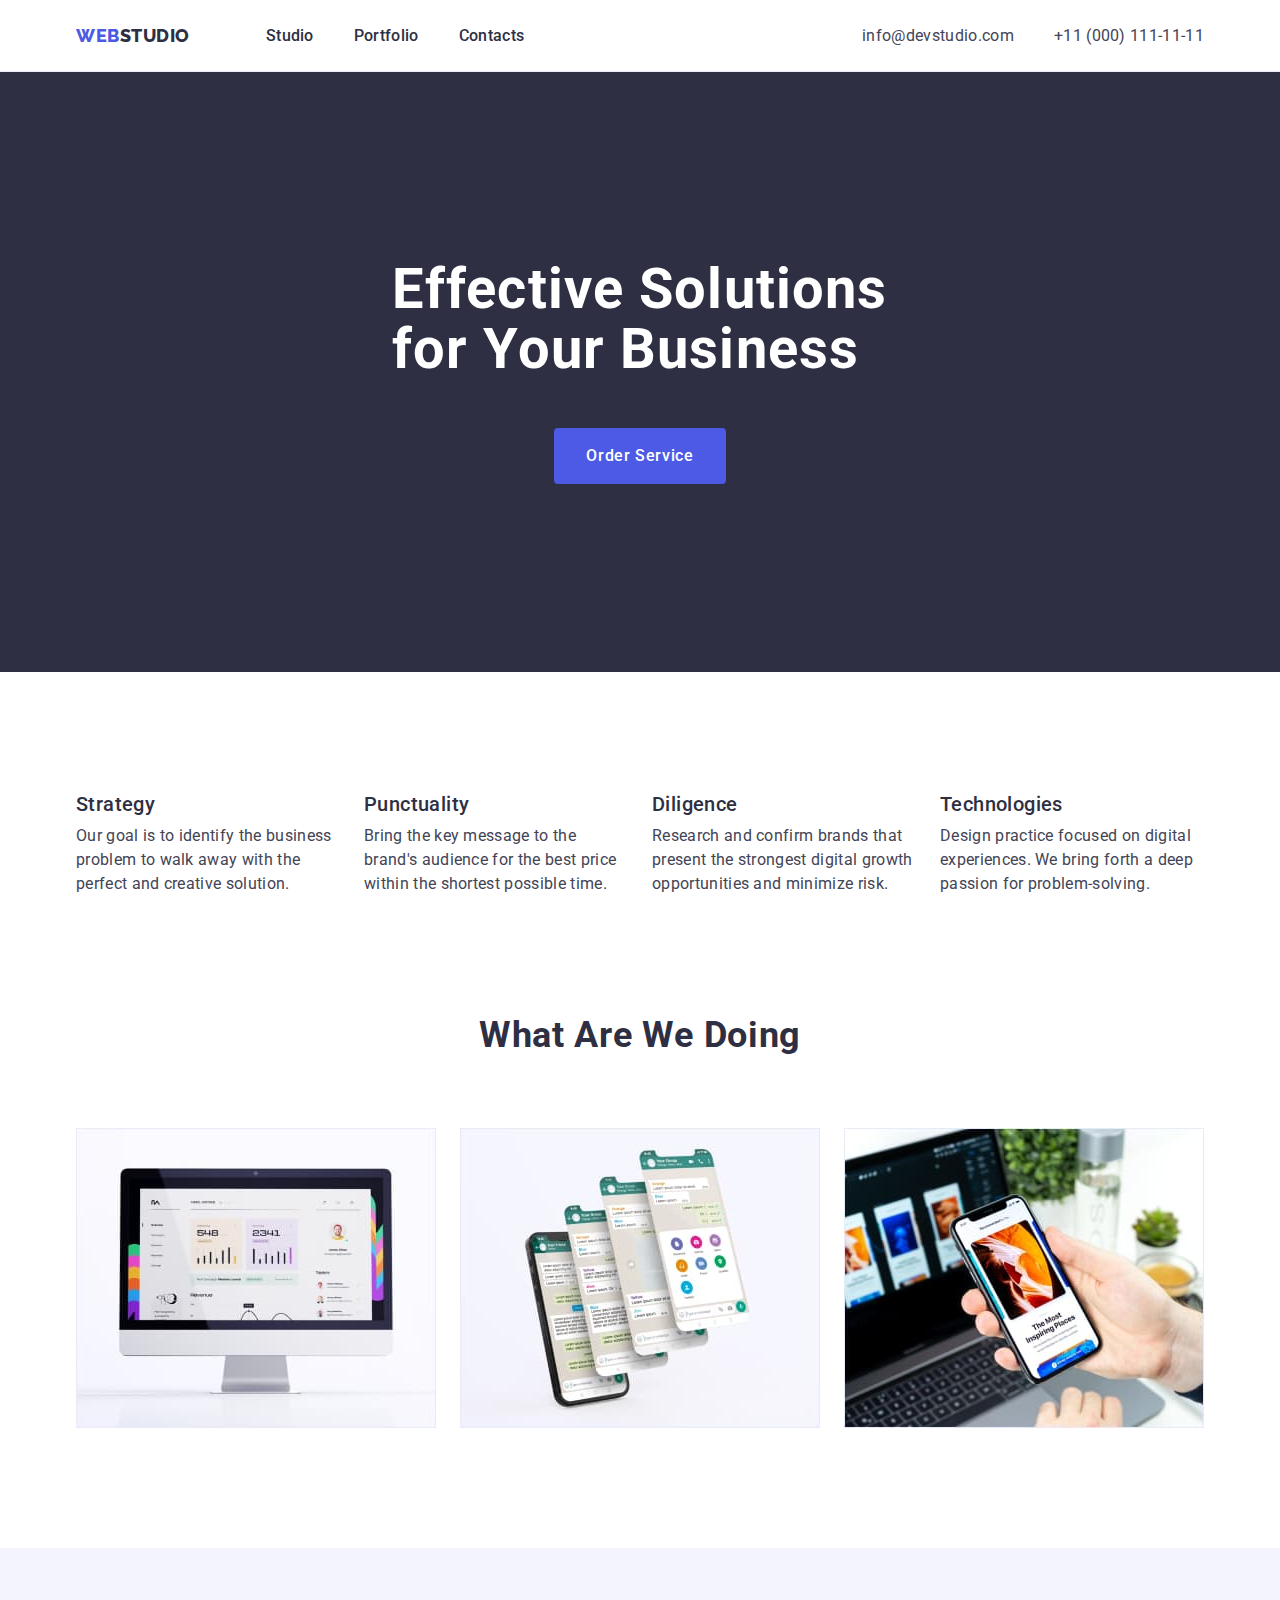
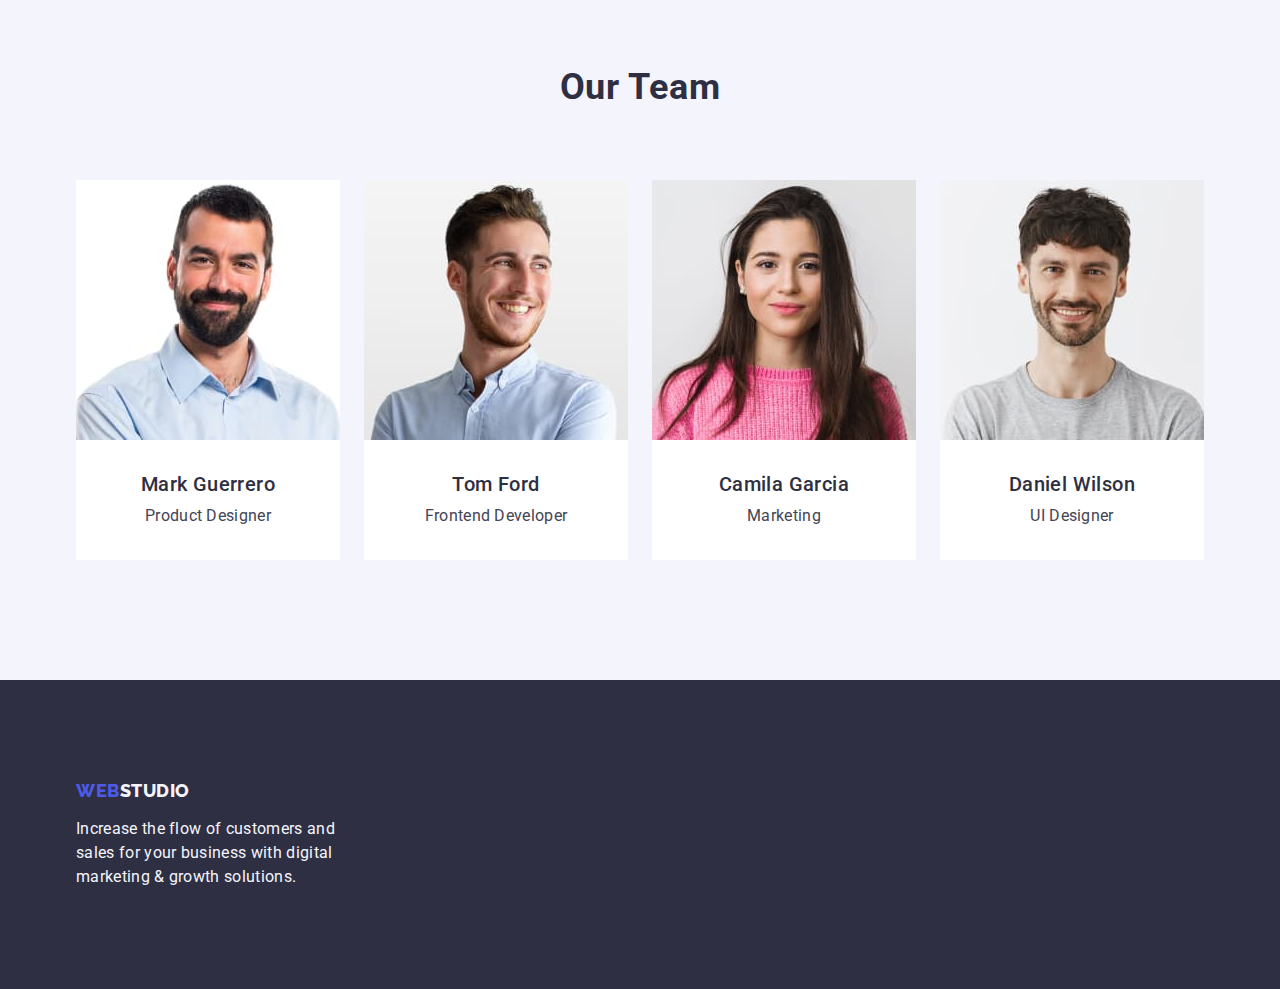
<file: index.html>
<!DOCTYPE html>
<html lang="en">
  <head>
    <meta charset="UTF-8" />
    <meta http-equiv="X-UA-Compatible" content="IE=edge" />
    <meta name="viewport" content="width=device-width, initial-scale=1.0" />
    <title>Studio</title>
    <link rel="preconnect" href="https://fonts.googleapis.com" />
    <link rel="preconnect" href="https://fonts.gstatic.com" crossorigin />
    <link
      href="https://fonts.googleapis.com/css2?family=Raleway:wght@800&family=Roboto:wght@400;500;700;900&display=swap"
      rel="stylesheet"
    />
    <link
      rel="stylesheet"
      href="https://cdn.jsdelivr.net/npm/modern-normalize@1.1.0/modern-normalize.min.css"
    />
    <link rel="stylesheet" href="./css/styles.css" />
  </head>
  <body>
    <!-- Header-->
    <header class="page-header">
      <div class="container page-header-container">
        <nav class="page-nav">
          <a class="logo-header link" href="./index.html"
            >Web<span class="accent-logo-header">Studio</span></a
          >
          <ul class="menu list">
            <li class="menu-item">
              <a class="menu-link link" href="./index.html">Studio</a>
            </li>
            <li class="menu-item">
              <a class="menu-link link" href="./portfolio.html">Portfolio</a>
            </li>
            <li class="menu-item">
              <a class="menu-link link" href="">Contacts</a>
            </li>
          </ul>
        </nav>
        <address class="contact-us list">
          <ul class="address-list list">
            <li>
              <a class="contact-us-link link" href="mailto:info@devstudio.com">
                info@devstudio.com</a
              >
            </li>
            <li>
              <a class="contact-us-link link" href="tel:+110001111111">
                +11 (000) 111-11-11</a
              >
            </li>
          </ul>
        </address>
      </div>
    </header>
    <main>
      <!--Hero-->
      <section class="hero">
        <div class="container hero-content">
          <h1 class="hero-title">Effective Solutions for Your Business</h1>
          <button class="button-primary" type="button">Order Service</button>
        </div>
      </section>
      <!--Features-->
      <section class="section">
        <div class="container">
          <h2 class="visually-hidden">Features</h2>
          <ul class="features-list list">
            <li class="feature-content">
              <h3 class="subtitle">Strategy</h3>
              <p class="section-description">
                Our goal is to identify the business problem to walk away with
                the perfect and creative solution.
              </p>
            </li>
            <li class="feature-content">
              <h3 class="subtitle">Punctuality</h3>
              <p class="section-description">
                Bring the key message to the brand's audience for the best price
                within the shortest possible time.
              </p>
            </li>
            <li class="feature-content">
              <h3 class="subtitle">Diligence</h3>
              <p class="section-description">
                Research and confirm brands that present the strongest digital
                growth opportunities and minimize risk.
              </p>
            </li>
            <li class="feature-content">
              <h3 class="subtitle">Technologies</h3>
              <p class="section-description">
                Design practice focused on digital experiences. We bring forth a
                deep passion for problem-solving.
              </p>
            </li>
          </ul>
        </div>
      </section>
      <!--What are we doing-->
      <section class="section work">
        <div class="container">
          <h2 class="section-title">What are we doing</h2>
          <ul class="examples-content list">
            <li class="pictures">
              <img
                src="./images/img1.jpg"
                alt="personal computer"
                width="360"
              />
            </li>
            <li class="pictures">
              <img src="./images/img2.jpg" alt="mobile phone" width="360" />
            </li>
            <li class="pictures">
              <img
                src="./images/img3.jpg"
                alt="mobile and laptop"
                width="360"
              />
            </li>
          </ul>
        </div>
      </section>
      <!--Our team-->
      <section class="our-team section">
        <div class="container">
          <h2 class="section-title">Our Team</h2>
          <ul class="employees list">
            <li class="content">
              <img
                src="./images/mark-guerrero.jpg"
                alt="Mark Guerrero"
                width="264"
              />
              <div class="employees-wrapper">
                <h3 class="subtitle name-surname">Mark Guerrero</h3>
                <p class="section-description position">Product Designer</p>
              </div>
            </li>

            <li class="content">
              <img src="./images/tom-ford.jpg" alt="Tom Ford" width="264" />
              <div class="employees-wrapper">
                <h3 class="subtitle name-surname">Tom Ford</h3>
                <p class="section-description position">Frontend Developer</p>
              </div>
            </li>

            <li class="content">
              <img
                src="./images/camila-garcia.jpg"
                alt="Camila Garciao"
                width="264"
              />
              <div class="employees-wrapper">
                <h3 class="subtitle name-surname">Camila Garcia</h3>
                <p class="section-description position">Marketing</p>
              </div>
            </li>

            <li class="content">
              <img
                src="./images/daniel-wilson.jpg"
                alt="Daniel Wilson"
                width="264"
              />
              <div class="employees-wrapper">
                <h3 class="subtitle name-surname">Daniel Wilson</h3>
                <p class="section-description position">UI Designer</p>
              </div>
            </li>
          </ul>
        </div>
      </section>
    </main>

    <!--Footer-->
    <footer class="footer">
      <div class="container">
        <a class="logo-footer link" href="./index.html"
          >Web<span class="accent-logo-footer">Studio</span></a
        >
        <p class="footer-description">
          Increase the flow of customers and sales for your business with
          digital marketing & growth solutions.
        </p>
      </div>
    </footer>
  </body>
</html>
</file>
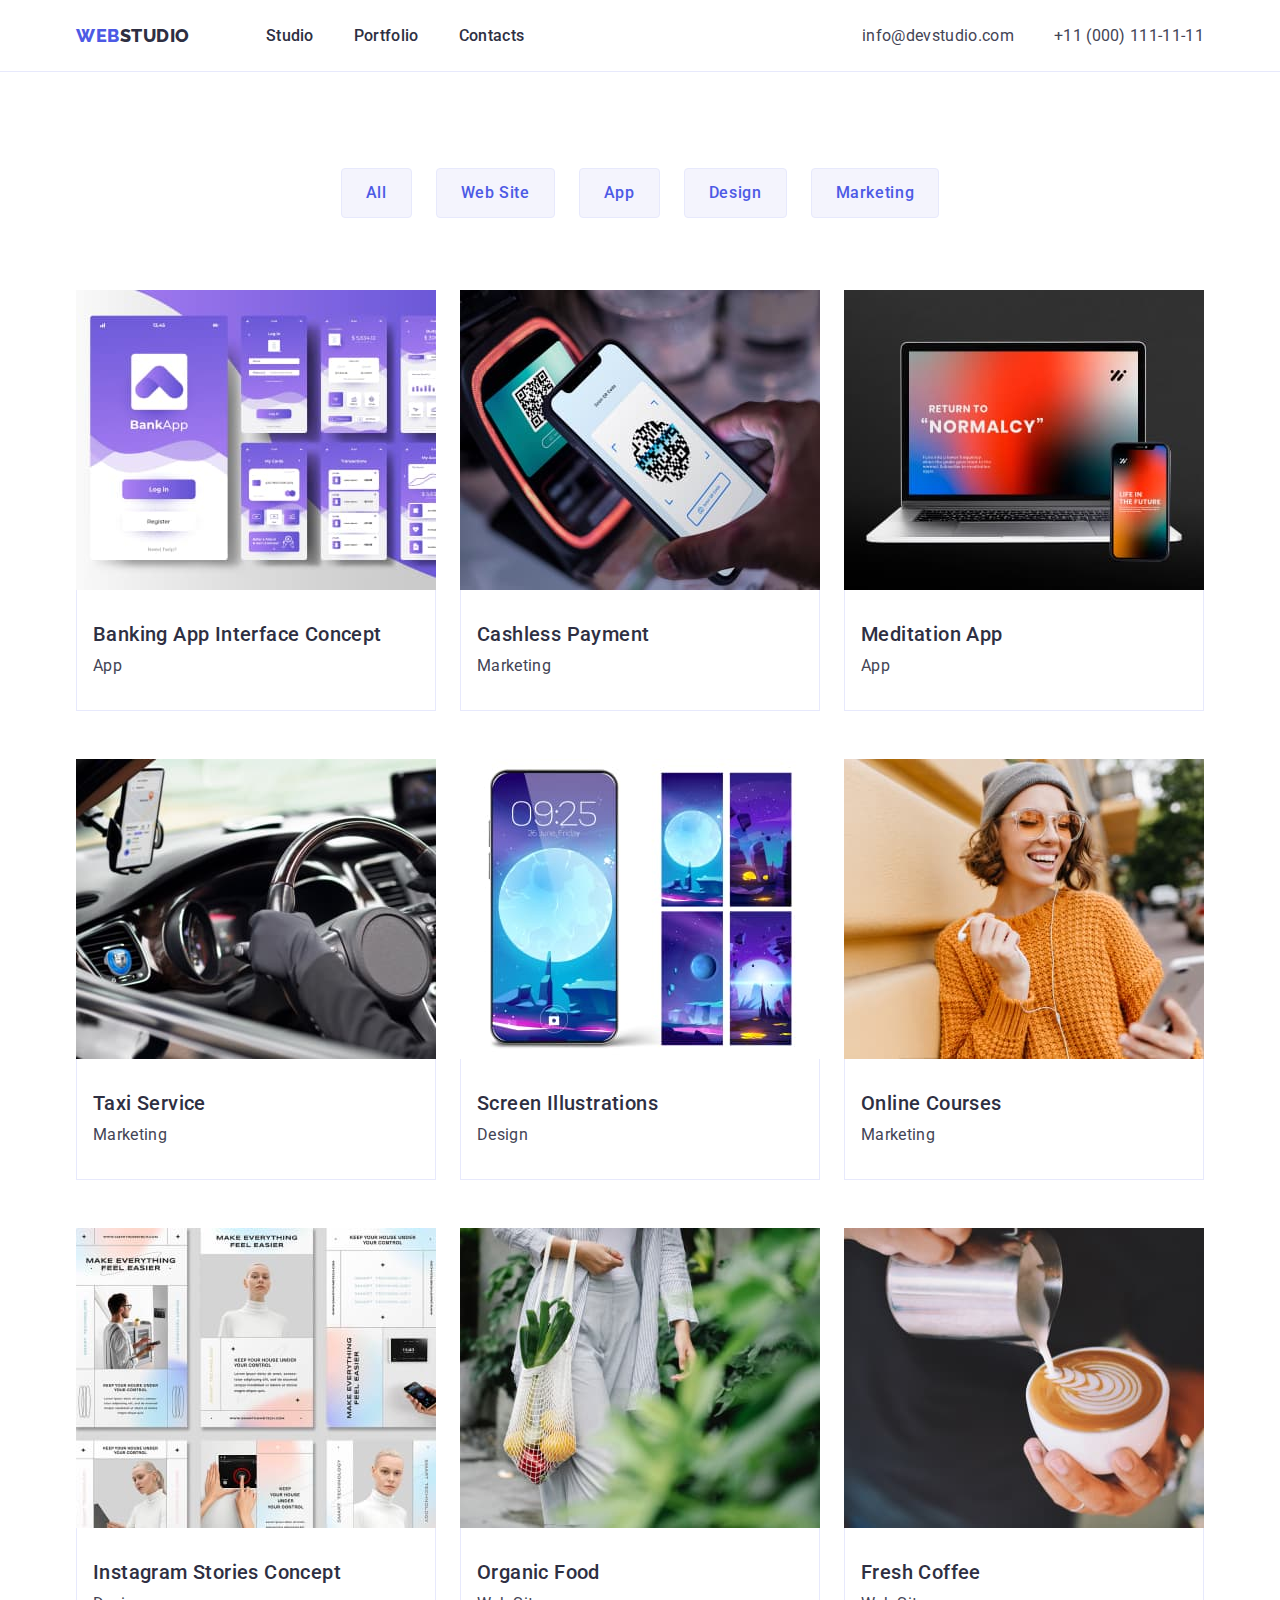
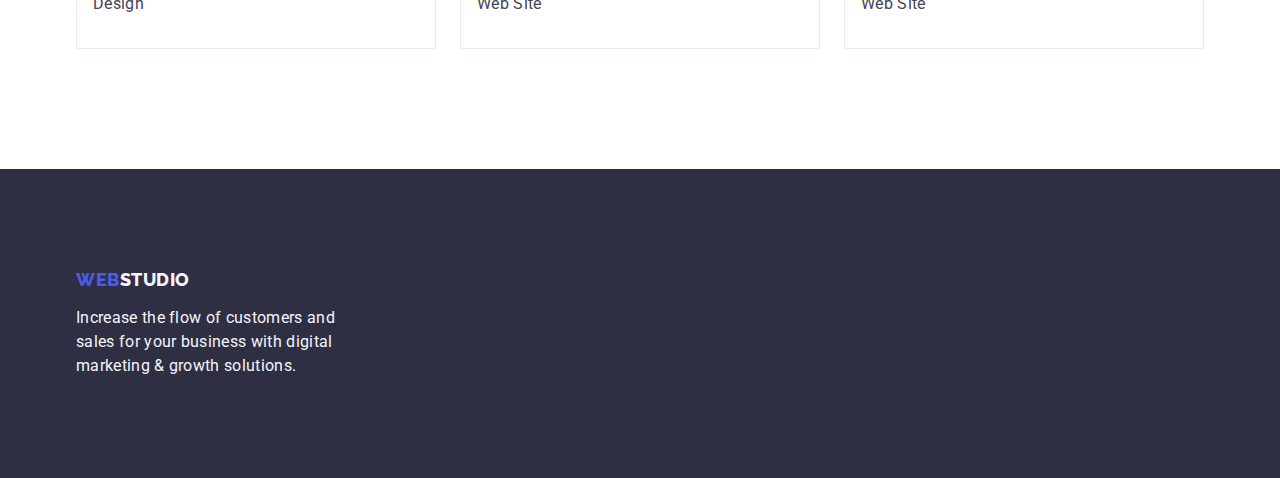
<file: portfolio.html>
<!DOCTYPE html>
<html lang="en">
  <head>
    <meta charset="UTF-8" />
    <meta http-equiv="X-UA-Compatible" content="IE=edge" />
    <meta name="viewport" content="width=device-width, initial-scale=1.0" />
    <title>Portfolio</title>
    <link rel="preconnect" href="https://fonts.googleapis.com" />
    <link rel="preconnect" href="https://fonts.gstatic.com" crossorigin />
    <link
      href="https://fonts.googleapis.com/css2?family=Raleway:wght@800&family=Roboto:wght@400;500;700;900&display=swap"
      rel="stylesheet"
    />
    <link
      rel="stylesheet"
      href="https://cdn.jsdelivr.net/npm/modern-normalize@1.1.0/modern-normalize.min.css"
    />
    <link rel="stylesheet" href="./css/styles.css" />
  </head>
  <body>
    <!-- Head of site-->
    <header class="page-header">
      <div class="container page-header-container">
        <nav class="page-nav">
          <a class="logo-header link" href="./index.html"
            >Web<span class="accent-logo-header">Studio</span></a
          >
          <ul class="menu list">
            <li class="menu-item">
              <a class="menu-link link" href="./index.html">Studio</a>
            </li>
            <li class="menu-item">
              <a class="menu-link link" href="./portfolio.html">Portfolio</a>
            </li>
            <li class="menu-item">
              <a class="menu-link link" href="">Contacts</a>
            </li>
          </ul>
        </nav>
        <address class="contact-us list">
          <ul class="address-list list">
            <li>
              <a class="contact-us-link link" href="mailto:info@devstudio.com">
                info@devstudio.com</a
              >
            </li>
            <li>
              <a class="contact-us-link link" href="tel:+110001111111">
                +11 (000) 111-11-11</a
              >
            </li>
          </ul>
        </address>
      </div>
    </header>
    <main>
      <!-- Top line buttons -->
      <section class="section-portfolio">
        <div class="container">
          <h1 class="visually-hidden">Our jobs</h1>
          <ul class="top-line-buttons list">
            <li><button class="button-secondary" type="button">All</button></li>
            <li>
              <button class="button-secondary" type="button">Web Site</button>
            </li>
            <li><button class="button-secondary" type="button">App</button></li>
            <li>
              <button class="button-secondary" type="button">Design</button>
            </li>
            <li>
              <button class="button-secondary" type="button">Marketing</button>
            </li>
          </ul>

          <!-- Our jobs -->

          <ul class="our-jobs list">
            <li class="our-jobs-content">
              <a class="link">
                <img
                  src="./images/banking-app.jpg"
                  alt="Banking application"
                  width="360"
                />
                <div class="our-jobs-wrapper">
                  <h2 class="subtitle">Banking App Interface Concept</h2>
                  <p class="section-description">App</p>
                </div>
              </a>
            </li>

            <li class="our-jobs-content">
              <a class="link">
                <img
                  src="./images/cashless-payment.jpg"
                  alt="Payment via qr-code"
                  width="360"
                />
                <div class="our-jobs-wrapper">
                  <h2 class="subtitle">Cashless Payment</h2>
                  <p class="section-description">Marketing</p>
                </div>
              </a>
            </li>

            <li class="our-jobs-content">
              <a class="link">
                <img
                  src="./images/meditation-app.jpg"
                  alt="Laptop and phone"
                  width="360"
                />
                <div class="our-jobs-wrapper">
                  <h2 class="subtitle">Meditation App</h2>
                  <p class="section-description">App</p>
                </div>
              </a>
            </li>

            <li class="our-jobs-content">
              <a class="link">
                <img
                  src="./images/taxi-service.jpg"
                  alt="Hands on wheel and phone"
                  width="360"
                />
                <div class="our-jobs-wrapper">
                  <h2 class="subtitle">Taxi Service</h2>
                  <p class="section-description">Marketing</p>
                </div>
              </a>
            </li>

            <li class="our-jobs-content">
              <a class="link">
                <img
                  src="./images/screen-illustrations.jpg"
                  alt="Phone with screen wallpapers"
                  width="360"
                />
                <div class="our-jobs-wrapper">
                  <h2 class="subtitle">Screen Illustrations</h2>
                  <p class="section-description">Design</p>
                </div>
              </a>
            </li>

            <li class="our-jobs-content">
              <a class="link">
                <img
                  src="./images/online-courses.jpg"
                  alt="Girl with phone"
                  width="360"
                />
                <div class="our-jobs-wrapper">
                  <h2 class="subtitle">Online Courses</h2>
                  <p class="section-description">Marketing</p>
                </div>
              </a>
            </li>

            <li class="our-jobs-content">
              <a class="link">
                <img
                  src="./images/instagram-stories.jpg"
                  alt="Examples of stories design"
                  width="360"
                />
                <div class="our-jobs-wrapper">
                  <h2 class="subtitle">Instagram Stories Concept</h2>
                  <p class="section-description">Design</p>
                </div>
              </a>
            </li>

            <li class="our-jobs-content">
              <a class="link">
                <img
                  src="./images/organic-food.jpg"
                  alt="Girl with food in bag"
                  width="360"
                />
                <div class="our-jobs-wrapper">
                  <h2 class="subtitle">Organic Food</h2>
                  <p class="section-description">Web Site</p>
                </div>
              </a>
            </li>

            <li class="our-jobs-content">
              <a class="link">
                <img
                  src="./images/fresh-coffee.jpg"
                  alt="Cup of coffee"
                  width="360"
                />
                <div class="our-jobs-wrapper">
                  <h2 class="subtitle">Fresh Coffee</h2>
                  <p class="section-description">Web Site</p>
                </div>
              </a>
            </li>
          </ul>
        </div>
      </section>
    </main>

    <!--Footer-->
    <footer class="footer">
      <div class="container">
        <a class="logo-footer link" href="./index.html"
          >Web<span class="accent-logo-footer">Studio</span></a
        >
        <p class="footer-description">
          Increase the flow of customers and sales for your business with
          digital marketing & growth solutions.
        </p>
      </div>
    </footer>
  </body>
</html>
</file>
<file: css/styles.css>
:root {
  --primary-font: 'Roboto', sans-serif;
  --secondary-font: 'Raleway', sans-serif;
  --accent-color: #404bbf;

  --primary-text-color: #434455;
  --secondary-text-color: #2e2f42;
  --primary-white-color: #ffffff;
  --secondary-accent-color: #4d5ae5;
  --background-color: #f4f4fd;
  --border-color: #e7e9fc;
}
h1,
h2,
h3,
h4,
p {
  margin-top: 0;
  margin-bottom: 0;
}

ul,
ol {
  margin-top: 0;
  margin-bottom: 0;
  padding-left: 0;
}

img {
  display: block;
  max-width: 100%;
}

button {
  cursor: pointer;
}
.list {
  list-style: none;
}
.link {
  text-decoration: none;
}

body {
  font-family: var(--primary-font);
  font-size: 16px;
  color: var(--primary-text-color);
  background-color: var(--primary-white-color);
}

.section {
  padding-top: 120px;
  padding-bottom: 120px;
}

.container {
  width: 1158px;
  margin-left: auto;
  margin-right: auto;
  padding-left: 15px;
  padding-right: 15px;
}

.visually-hidden {
  position: absolute;
  width: 1px;
  height: 1px;
  margin: -1px;
  border: 0;
  padding: 0;

  white-space: nowrap;
  clip-path: inset(100%);
  clip: rect(0 0 0 0);
  overflow: hidden;
}

/*-------------------- COMPONENTS--------------- */
.subtitle {
  margin-bottom: 8px;
  font-weight: 500;
  font-size: 20px;
  line-height: 1.2;

  letter-spacing: 0.02em;
  color: var(--secondary-text-color);
}

.section-description {
  line-height: 1.5;

  letter-spacing: 0.02em;
}

.button-primary {
  display: block;
  margin: auto;

  padding-top: 16px;
  padding-bottom: 16px;
  padding-left: 32px;
  padding-right: 32px;
  border-radius: 4px;
  min-width: 169px;
  height: 56px;
  font-family: inherit;
  font-size: 16px;
  font-weight: 500;
  line-height: 1.5;
  border: none;

  letter-spacing: 0.04em;

  color: var(--primary-white-color);
  background: var(--secondary-accent-color);
}
.button-primary:hover,
.button-primary:focus {
  background-color: var(--accent-color);
}
.button-secondary {
  padding-top: 12px;
  padding-bottom: 12px;
  padding-left: 24px;
  padding-right: 24px;
  border: 1px solid var(--border-color);
  border-radius: 4px;
  font-family: inherit;
  font-size: 16px;
  font-weight: 500;
  line-height: 1.5;

  display: flex;
  align-items: center;
  text-align: center;
  letter-spacing: 0.04em;

  color: var(--secondary-accent-color);
  background: var(--background-color);
}
.button-secondary:hover,
.button-secondary:focus {
  color: var(--primary-white-color);
  background-color: var(--accent-color);
  border: 1px solid transparent;
}

.content {
  background-color: var(--primary-white-color);
}

/*-------------------- /COMPONENTS--------------- */
/*------------------ HEADER--------------- */
.page-header {
  padding-top: 23.5px;
  padding-bottom: 23.5px;
  border-bottom: 1px solid var(--border-color);
}

.page-header-container {
  display: flex;
  align-items: center;
}
.page-nav {
  display: flex;
  align-items: center;
  margin-right: auto;
}
.menu {
  display: flex;
  align-items: center;
}
.menu-item:not(:last-child) {
  margin-right: 40px;
}

.menu-link {
  padding: 24px 0;
  font-weight: 500;
  line-height: 1.5;
  letter-spacing: 0.02em;

  color: var(--secondary-text-color);
}

.menu-link:hover,
.menu-link:focus {
  color: var(--accent-color);
}

.logo-header {
  margin-right: 76px;
  font-family: var(--secondary-font);
  font-weight: 800;
  font-size: 18px;
  line-height: 1.17;

  display: flex;
  align-items: center;
  letter-spacing: 0.03em;
  text-transform: uppercase;

  color: var(--secondary-accent-color);
}

.accent-logo-header {
  color: var(--secondary-text-color);
}

.address-list {
  display: flex;
  align-items: center;
  gap: 40px;
}
.contact-us {
  font-style: normal;
}

.contact-us-link {
  line-height: 1.5;
  letter-spacing: 0.02em;
  color: var(--primary-text-color);
}

.contact-us-link:hover,
.contact-us-link:focus {
  color: var(--accent-color);
}

/*------------------ /HEADER--------------- */

/*-------------------- HERO--------------- */

.hero {
  padding-top: 188px;
  padding-bottom: 188px;
  background-color: var(--secondary-text-color);
}

.hero-title {
  margin: 0 auto 48px;
  max-width: 496px;
  font-weight: 700;
  font-size: 56px;
  line-height: 1.07;

  letter-spacing: 0.02em;

  color: var(--primary-white-color);
}

/*-------------------- /HERO--------------- */
/*-------------------- FEATURES--------------- */

.features-list {
  display: flex;
  gap: 24px;
}
.feature-content {
  flex-basis: calc((100% - 72px) / 4);
}

/*-------------------- /FEATURES--------------- */

/*-------------------- WHAT ARE WE DOING--------------- */

.work {
  padding-top: 0;
}

.section-title {
  font-weight: 700;
  font-size: 36px;
  line-height: 1.11;

  text-align: center;
  letter-spacing: 0.02em;
  text-transform: capitalize;
  margin-bottom: 72px;

  color: var(--secondary-text-color);
}
.examples-content {
  display: flex;
  gap: 24px;
}
.pictures {
  flex-basis: calc((100% - 48px) / 3);
}

/*-------------------- /WHAT ARE WE DOING--------------- */

/*-------------------- OUR TEAM--------------- */

.our-team {
  background-color: var(--background-color);
}
.employees {
  display: flex;
  flex-wrap: wrap;
  gap: 24px;
  justify-content: center;
}
.content {
  flex-basis: calc((100% - 72px) / 4);
}
.employees-wrapper {
  padding-top: 32px;
  padding-bottom: 32px;
  padding-left: 16px;
  padding-right: 16px;
  border-radius: 0px 0px 4px 4px;
}
.name-surname {
  text-align: center;
}
.position {
  text-align: center;
}
/*-------------------- /OUR TEAM--------------- */

/*-------------------- OUR JOBS--------------- */
.section-portfolio {
  padding-top: 96px;
  padding-bottom: 120px;
}

.top-line-buttons {
  display: flex;
  flex-direction: row;
  margin-bottom: 72px;
  justify-content: center;
  gap: 24px;
}

.our-jobs {
  display: flex;
  flex-wrap: wrap;
  column-gap: 24px;
  row-gap: 48px;
}

.our-jobs-content {
  flex-basis: calc((100% - 48px) / 3);
}

.our-jobs-wrapper {
  border: 1px solid var(--border-color);
  border-top: none;
  padding-top: 32px;
  padding-bottom: 32px;
  padding-left: 16px;
  padding-right: 16px;
}

/*-------------------- /OUR JOBS--------------- */

/*-------------------- FOOTER--------------- */

.footer {
  padding-top: 100px;
  padding-bottom: 100px;

  background-color: var(--secondary-text-color);
}

.logo-footer {
  display: inline-block;
  margin-bottom: 16px;
  font-family: var(--secondary-font);
  font-style: normal;
  font-weight: 800;
  font-size: 18px;
  line-height: 1.17;

  align-items: center;
  letter-spacing: 0.03em;
  text-transform: uppercase;

  color: var(--secondary-accent-color);
}
.footer-description {
  width: 264px;
  line-height: 1.5;

  letter-spacing: 0.02em;

  color: var(--background-color);
}
.accent-logo-footer {
  color: var(--background-color);
}
</file>
